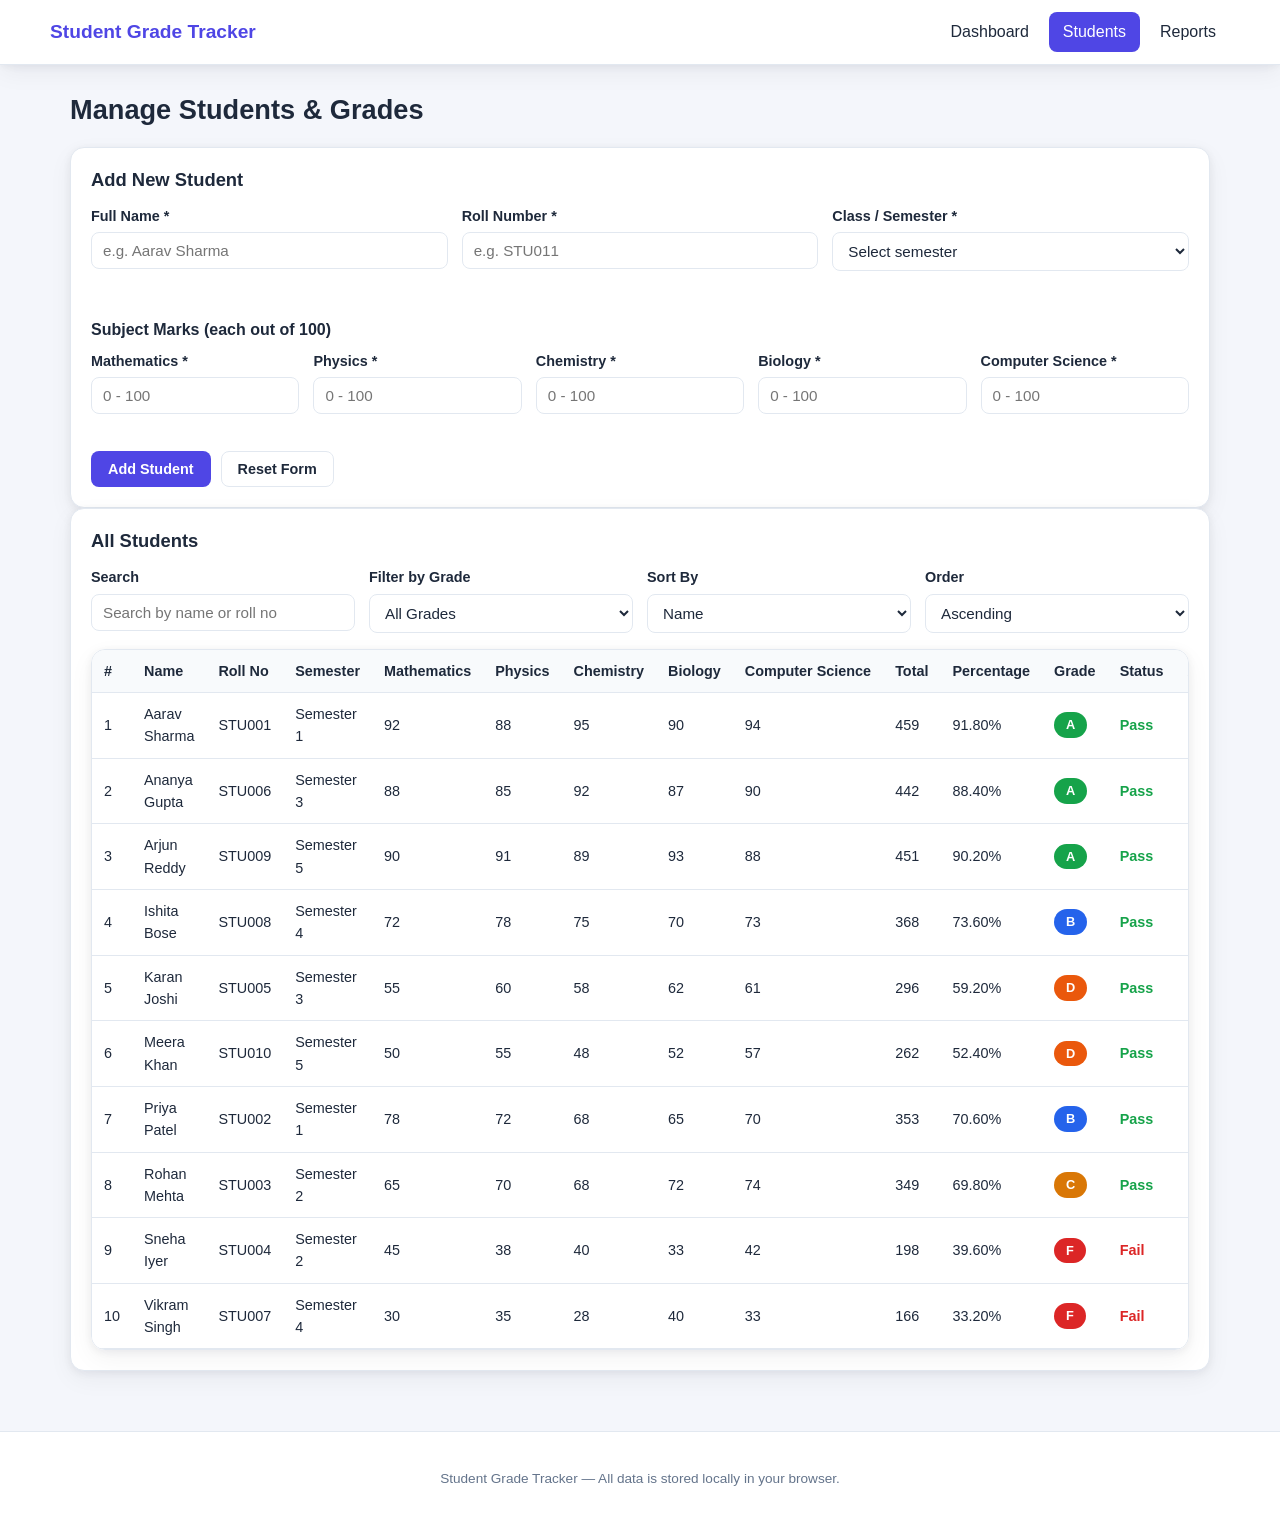
<file: students.html>
<!DOCTYPE html>
<html lang="en">
<head>
  <meta charset="UTF-8">
  <meta name="viewport" content="width=device-width, initial-scale=1.0">
  <title>Manage Students | Student Grade Tracker</title>
  <link rel="stylesheet" href="css/style.css">
</head>
<body>
  <header class="site-header">
    <nav class="navbar container" aria-label="Main navigation">
      <a class="brand" href="index.html">Student Grade Tracker</a>
      <ul class="nav-links">
        <li><a class="nav-link" href="index.html">Dashboard</a></li>
        <li><a class="nav-link active" href="students.html" aria-current="page">Students</a></li>
        <li><a class="nav-link" href="reports.html">Reports</a></li>
      </ul>
    </nav>
  </header>

  <main class="container main-content">
    <h1 class="page-title">Manage Students &amp; Grades</h1>

    <div class="card">
      <h2 id="formTitle">Add New Student</h2>
      <form id="studentForm" novalidate>
        <div class="form-grid">
          <div class="form-group">
            <label for="name">Full Name <span aria-hidden="true">*</span></label>
            <input type="text" id="name" name="name" placeholder="e.g. Aarav Sharma" autocomplete="name" aria-required="true">
            <span class="error-text" id="nameError" role="alert"></span>
          </div>
          <div class="form-group">
            <label for="rollNo">Roll Number <span aria-hidden="true">*</span></label>
            <input type="text" id="rollNo" name="rollNo" placeholder="e.g. STU011" autocomplete="off" aria-required="true">
            <span class="error-text" id="rollNoError" role="alert"></span>
          </div>
          <div class="form-group">
            <label for="semester">Class / Semester <span aria-hidden="true">*</span></label>
            <select id="semester" name="semester" aria-required="true">
              <option value="" selected>Select semester</option>
              <option value="Semester 1">Semester 1</option>
              <option value="Semester 2">Semester 2</option>
              <option value="Semester 3">Semester 3</option>
              <option value="Semester 4">Semester 4</option>
              <option value="Semester 5">Semester 5</option>
              <option value="Semester 6">Semester 6</option>
              <option value="Semester 7">Semester 7</option>
              <option value="Semester 8">Semester 8</option>
            </select>
            <span class="error-text" id="semesterError" role="alert"></span>
          </div>
        </div>

        <h3>Subject Marks (each out of 100)</h3>
        <div class="form-grid">
          <div class="form-group">
            <label for="subject1">Mathematics <span aria-hidden="true">*</span></label>
            <input type="number" id="subject1" name="subject1" min="0" max="100" step="0.5" placeholder="0 - 100" aria-required="true">
            <span class="error-text" id="subject1Error" role="alert"></span>
          </div>
          <div class="form-group">
            <label for="subject2">Physics <span aria-hidden="true">*</span></label>
            <input type="number" id="subject2" name="subject2" min="0" max="100" step="0.5" placeholder="0 - 100" aria-required="true">
            <span class="error-text" id="subject2Error" role="alert"></span>
          </div>
          <div class="form-group">
            <label for="subject3">Chemistry <span aria-hidden="true">*</span></label>
            <input type="number" id="subject3" name="subject3" min="0" max="100" step="0.5" placeholder="0 - 100" aria-required="true">
            <span class="error-text" id="subject3Error" role="alert"></span>
          </div>
          <div class="form-group">
            <label for="subject4">Biology <span aria-hidden="true">*</span></label>
            <input type="number" id="subject4" name="subject4" min="0" max="100" step="0.5" placeholder="0 - 100" aria-required="true">
            <span class="error-text" id="subject4Error" role="alert"></span>
          </div>
          <div class="form-group">
            <label for="subject5">Computer Science <span aria-hidden="true">*</span></label>
            <input type="number" id="subject5" name="subject5" min="0" max="100" step="0.5" placeholder="0 - 100" aria-required="true">
            <span class="error-text" id="subject5Error" role="alert"></span>
          </div>
        </div>

        <div class="form-actions">
          <button type="submit" class="btn btn-primary" id="submitBtn">Add Student</button>
          <button type="button" class="btn btn-outline" id="resetFormBtn">Reset Form</button>
        </div>
      </form>
    </div>

    <div class="card">
      <h2>All Students</h2>

      <div class="toolbar">
        <div class="form-group">
          <label for="searchInput">Search</label>
          <input type="search" id="searchInput" placeholder="Search by name or roll no" aria-label="Search students by name or roll number">
        </div>
        <div class="form-group">
          <label for="gradeFilter">Filter by Grade</label>
          <select id="gradeFilter" aria-label="Filter by grade">
            <option value="all">All Grades</option>
            <option value="A">A</option>
            <option value="B">B</option>
            <option value="C">C</option>
            <option value="D">D</option>
            <option value="F">F</option>
          </select>
        </div>
        <div class="form-group">
          <label for="sortBy">Sort By</label>
          <select id="sortBy" aria-label="Sort students">
            <option value="name">Name</option>
            <option value="percentage">Percentage</option>
            <option value="rollNo">Roll Number</option>
          </select>
        </div>
        <div class="form-group">
          <label for="sortDir">Order</label>
          <select id="sortDir" aria-label="Sort order">
            <option value="asc">Ascending</option>
            <option value="desc">Descending</option>
          </select>
        </div>
      </div>

      <div class="table-wrapper">
        <table id="studentsTable">
          <thead>
            <tr>
              <th>#</th>
              <th>Name</th>
              <th>Roll No</th>
              <th>Semester</th>
              <th>Mathematics</th>
              <th>Physics</th>
              <th>Chemistry</th>
              <th>Biology</th>
              <th>Computer Science</th>
              <th>Total</th>
              <th>Percentage</th>
              <th>Grade</th>
              <th>Status</th>
              <th>Actions</th>
            </tr>
          </thead>
          <tbody id="studentsTableBody"></tbody>
        </table>
        <div class="empty-state hidden" id="studentsEmpty">No students found. Try adjusting your search or add a new student.</div>
      </div>
    </div>
  </main>

  <footer class="site-footer">
    <div class="container">
      <p>Student Grade Tracker &mdash; All data is stored locally in your browser.</p>
    </div>
  </footer>

  <div class="toast-container" id="toastContainer" aria-live="polite"></div>

  <div class="modal-overlay" id="deleteModal" role="dialog" aria-modal="true" aria-labelledby="deleteModalTitle">
    <div class="modal">
      <h3 id="deleteModalTitle">Delete Student</h3>
      <p>Are you sure you want to delete <strong id="deleteStudentName">this student</strong>? This action cannot be undone.</p>
      <div class="modal-actions">
        <button type="button" class="btn btn-outline" id="cancelDeleteBtn">Cancel</button>
        <button type="button" class="btn btn-danger" id="confirmDeleteBtn">Delete</button>
      </div>
    </div>
  </div>

  <script src="js/utils.js"></script>
  <script src="js/storage.js"></script>
  <script src="js/students.js"></script>
</body>
</html>
</file>
<file: css/style.css>
/* ============================================================
   Student Grade Tracker - global stylesheet
   Structure: variables -> base -> layout -> components -> print -> responsive
   ============================================================ */

:root {
  --primary: #4f46e5;
  --primary-dark: #4338ca;
  --primary-soft: #eef2ff;
  --bg: #f4f6fb;
  --card: #ffffff;
  --text: #1e293b;
  --muted: #64748b;
  --border: #e2e8f0;
  --success: #16a34a;
  --danger: #dc2626;
  --warning: #d97706;
  --radius: 14px;
  --shadow: 0 2px 8px rgba(15, 23, 42, 0.06), 0 8px 24px rgba(15, 23, 42, 0.05);
}

* {
  box-sizing: border-box;
}

body {
  margin: 0;
  font-family: "Segoe UI", Roboto, Helvetica, Arial, sans-serif;
  background: var(--bg);
  color: var(--text);
  line-height: 1.55;
}

h1, h2, h3 {
  line-height: 1.25;
}

.container {
  max-width: 1180px;
  margin: 0 auto;
  padding: 0 20px;
}

/* ---------- Header / navbar ---------- */
.site-header {
  background: #fff;
  border-bottom: 1px solid var(--border);
  position: sticky;
  top: 0;
  z-index: 50;
  box-shadow: var(--shadow);
}

.navbar {
  display: flex;
  align-items: center;
  justify-content: space-between;
  min-height: 64px;
  padding: 10px 0;
  flex-wrap: wrap;
  gap: 8px;
}

.brand {
  font-size: 1.2rem;
  font-weight: 700;
  color: var(--primary);
  text-decoration: none;
}

.nav-links {
  display: flex;
  gap: 6px;
  list-style: none;
  margin: 0;
  padding: 0;
  flex-wrap: wrap;
}

.nav-links a {
  display: block;
  padding: 8px 14px;
  border-radius: 8px;
  text-decoration: none;
  color: var(--text);
  font-weight: 500;
  transition: background 0.2s, color 0.2s;
}

.nav-links a:hover {
  background: var(--primary-soft);
  color: var(--primary);
}

.nav-links a.active {
  background: var(--primary);
  color: #fff;
}

/* ---------- Layout ---------- */
.main-content {
  padding: 28px 20px 60px;
  min-height: 62vh;
}

.page-title {
  font-size: 1.7rem;
  margin: 0 0 20px;
}

.cards-grid {
  display: grid;
  grid-template-columns: repeat(auto-fit, minmax(220px, 1fr));
  gap: 18px;
  margin-bottom: 22px;
}

.card {
  background: var(--card);
  border: 1px solid var(--border);
  border-radius: var(--radius);
  box-shadow: var(--shadow);
  padding: 20px;
}

.card h2 {
  margin: 0 0 14px;
  font-size: 1.15rem;
}

.card h3 {
  margin: 18px 0 10px;
  font-size: 1rem;
}

.charts-grid {
  display: grid;
  grid-template-columns: repeat(auto-fit, minmax(320px, 1fr));
  gap: 18px;
  margin-bottom: 22px;
}

.chart-card {
  display: flex;
  flex-direction: column;
}

/* Chart.js needs a parent with a real height. Without this fixed-height
   wrapper the canvas grows on every resize (the "runaway chart" bug). */
.chart-container {
  position: relative;
  width: 100%;
  height: 280px;
}

.report-chart-container {
  height: 240px;
}

.chart-container canvas {
  display: block;
  width: 100%;
  height: 100%;
}

.lists-grid {
  display: grid;
  grid-template-columns: repeat(auto-fit, minmax(320px, 1fr));
  gap: 18px;
}

/* ---------- Summary / stat cards ---------- */
.stat-card .stat-label {
  color: var(--muted);
  font-size: 0.9rem;
  margin: 0;
}

.stat-card .stat-value {
  font-size: 2rem;
  font-weight: 700;
  margin: 6px 0 0;
}

.stat-card .stat-sub {
  color: var(--muted);
  font-size: 0.85rem;
  margin: 4px 0 0;
}

/* ---------- Student lists (dashboard) ---------- */
.student-list {
  list-style: none;
  margin: 0;
  padding: 0;
}

.student-list li {
  display: flex;
  justify-content: space-between;
  align-items: center;
  gap: 10px;
  flex-wrap: wrap;
  padding: 10px 0;
  border-bottom: 1px solid var(--border);
}

.student-list li:last-child {
  border-bottom: none;
}

.student-list .name {
  font-weight: 600;
  display: block;
}

.student-list .meta {
  color: var(--muted);
  font-size: 0.85rem;
  display: block;
}

.rank {
  color: var(--muted);
  font-weight: 700;
  margin-right: 8px;
}

.list-right {
  text-align: right;
  display: flex;
  flex-direction: column;
  gap: 4px;
  align-items: flex-end;
}

/* ---------- Badges ---------- */
.badge {
  display: inline-block;
  padding: 3px 12px;
  border-radius: 999px;
  font-size: 0.8rem;
  font-weight: 700;
  color: #fff;
}

.status-pass {
  color: var(--success);
  font-weight: 700;
}

.status-fail {
  color: var(--danger);
  font-weight: 700;
}

/* ---------- Buttons ---------- */
.btn {
  display: inline-block;
  padding: 9px 16px;
  border-radius: 8px;
  border: 1px solid transparent;
  font-size: 0.9rem;
  font-weight: 600;
  font-family: inherit;
  cursor: pointer;
  text-decoration: none;
  transition: background 0.2s, border-color 0.2s, color 0.2s, transform 0.1s;
}

.btn:active {
  transform: translateY(1px);
}

.btn:focus-visible {
  outline: 2px solid var(--primary);
  outline-offset: 2px;
}

.btn-primary {
  background: var(--primary);
  color: #fff;
}

.btn-primary:hover {
  background: var(--primary-dark);
}

.btn-danger {
  background: var(--danger);
  color: #fff;
}

.btn-danger:hover {
  background: #b91c1c;
}

.btn-outline {
  background: #fff;
  border-color: var(--border);
  color: var(--text);
}

.btn-outline:hover {
  border-color: var(--primary);
  color: var(--primary);
}

.btn-sm {
  padding: 5px 10px;
  font-size: 0.8rem;
}

.btn-block {
  width: 100%;
}

/* ---------- Toolbar / filters ---------- */
.toolbar {
  display: flex;
  gap: 14px;
  flex-wrap: wrap;
  margin-bottom: 16px;
}

.toolbar .form-group {
  margin-bottom: 0;
  min-width: 170px;
  flex: 1;
}

/* ---------- Forms ---------- */
.form-grid {
  display: grid;
  grid-template-columns: repeat(auto-fit, minmax(190px, 1fr));
  gap: 0 14px;
}

.form-group {
  margin-bottom: 14px;
}

.form-group label {
  display: block;
  font-weight: 600;
  margin-bottom: 5px;
  font-size: 0.9rem;
}

.form-group input,
.form-group select {
  width: 100%;
  padding: 9px 11px;
  border: 1px solid var(--border);
  border-radius: 8px;
  font-size: 0.95rem;
  font-family: inherit;
  background: #fff;
  color: var(--text);
}

.form-group input:focus,
.form-group select:focus {
  outline: 2px solid var(--primary);
  border-color: var(--primary);
}

.form-group input.invalid,
.form-group select.invalid {
  border-color: var(--danger);
}

input[aria-invalid="true"],
select[aria-invalid="true"] {
  border-color: var(--danger);
}

.error-text {
  color: var(--danger);
  font-size: 0.8rem;
  margin-top: 4px;
  display: block;
  min-height: 1em;
}

.form-actions {
  display: flex;
  gap: 10px;
  margin-top: 6px;
  flex-wrap: wrap;
}

/* ---------- Tables ---------- */
.table-wrapper {
  overflow-x: auto;
  border: 1px solid var(--border);
  border-radius: var(--radius);
  background: #fff;
  box-shadow: var(--shadow);
}

table {
  width: 100%;
  border-collapse: collapse;
  min-width: 880px;
}

th,
td {
  padding: 10px 12px;
  text-align: left;
  border-bottom: 1px solid var(--border);
  font-size: 0.9rem;
}

th {
  background: #f8fafc;
  font-weight: 700;
  white-space: nowrap;
}

tbody tr:hover {
  background: #f8fafc;
}

td.actions-cell {
  white-space: nowrap;
}

/* ---------- Empty state / utility ---------- */
.empty-state {
  padding: 34px 16px;
  text-align: center;
  color: var(--muted);
  font-style: italic;
}

.hidden {
  display: none !important;
}

/* ---------- Modal ---------- */
.modal-overlay {
  position: fixed;
  inset: 0;
  background: rgba(15, 23, 42, 0.55);
  display: none;
  align-items: center;
  justify-content: center;
  z-index: 100;
  padding: 20px;
}

.modal-overlay.visible {
  display: flex;
}

.modal {
  background: #fff;
  border-radius: var(--radius);
  padding: 24px;
  max-width: 420px;
  width: 100%;
  box-shadow: 0 20px 60px rgba(0, 0, 0, 0.25);
}

.modal h3 {
  margin-top: 0;
}

.modal-actions {
  display: flex;
  gap: 10px;
  justify-content: flex-end;
  margin-top: 18px;
}

/* ---------- Toast ---------- */
.toast-container {
  position: fixed;
  bottom: 20px;
  right: 20px;
  z-index: 200;
  display: flex;
  flex-direction: column;
  gap: 10px;
}

.toast {
  background: #1e293b;
  color: #fff;
  padding: 12px 18px;
  border-radius: 10px;
  box-shadow: var(--shadow);
  border-left: 4px solid var(--success);
  animation: slideIn 0.25s ease;
  max-width: 320px;
}

.toast.error {
  border-left-color: var(--danger);
}

@keyframes slideIn {
  from {
    transform: translateX(30px);
    opacity: 0;
  }
  to {
    transform: none;
    opacity: 1;
  }
}

/* ---------- Footer ---------- */
.site-footer {
  border-top: 1px solid var(--border);
  background: #fff;
  padding: 22px 0;
  color: var(--muted);
  font-size: 0.85rem;
  text-align: center;
}

/* ---------- Report card ---------- */
.report-card {
  max-width: 720px;
  margin: 0 auto;
}

.report-header {
  display: flex;
  justify-content: space-between;
  align-items: flex-start;
  flex-wrap: wrap;
  gap: 10px;
  margin-bottom: 16px;
}

.report-label {
  color: var(--muted);
  font-size: 0.8rem;
  text-transform: uppercase;
  letter-spacing: 0.06em;
}

.report-student {
  font-size: 1.4rem;
  font-weight: 700;
}

.report-meta {
  color: var(--muted);
  font-size: 0.9rem;
}

.report-rows {
  margin-top: 12px;
}

.report-row {
  display: flex;
  justify-content: space-between;
  align-items: center;
  padding: 9px 0;
  border-bottom: 1px dashed var(--border);
  gap: 10px;
}

.report-row:last-child {
  border-bottom: none;
}

.report-total {
  font-size: 1.05rem;
  font-weight: 700;
  border-top: 2px solid var(--border);
  border-bottom: none;
}

.report-remarks {
  margin-top: 14px;
  padding-top: 12px;
  border-top: 1px dashed var(--border);
}

/* ---------- Print: only the report card ---------- */
@media print {
  .site-header,
  .site-footer,
  .no-print,
  .toast-container {
    display: none !important;
  }

  body {
    background: #fff;
  }

  .main-content {
    padding: 0;
  }

  .main-content > *:not(#reportCard) {
    display: none !important;
  }

  .card {
    box-shadow: none;
    border: none;
  }
}

/* ---------- Responsive ---------- */
@media (max-width: 768px) {
  .navbar {
    min-height: 0;
    padding: 10px 0;
  }

  .page-title {
    font-size: 1.4rem;
  }

  .chart-container {
    height: 240px;
  }
}
</file>
